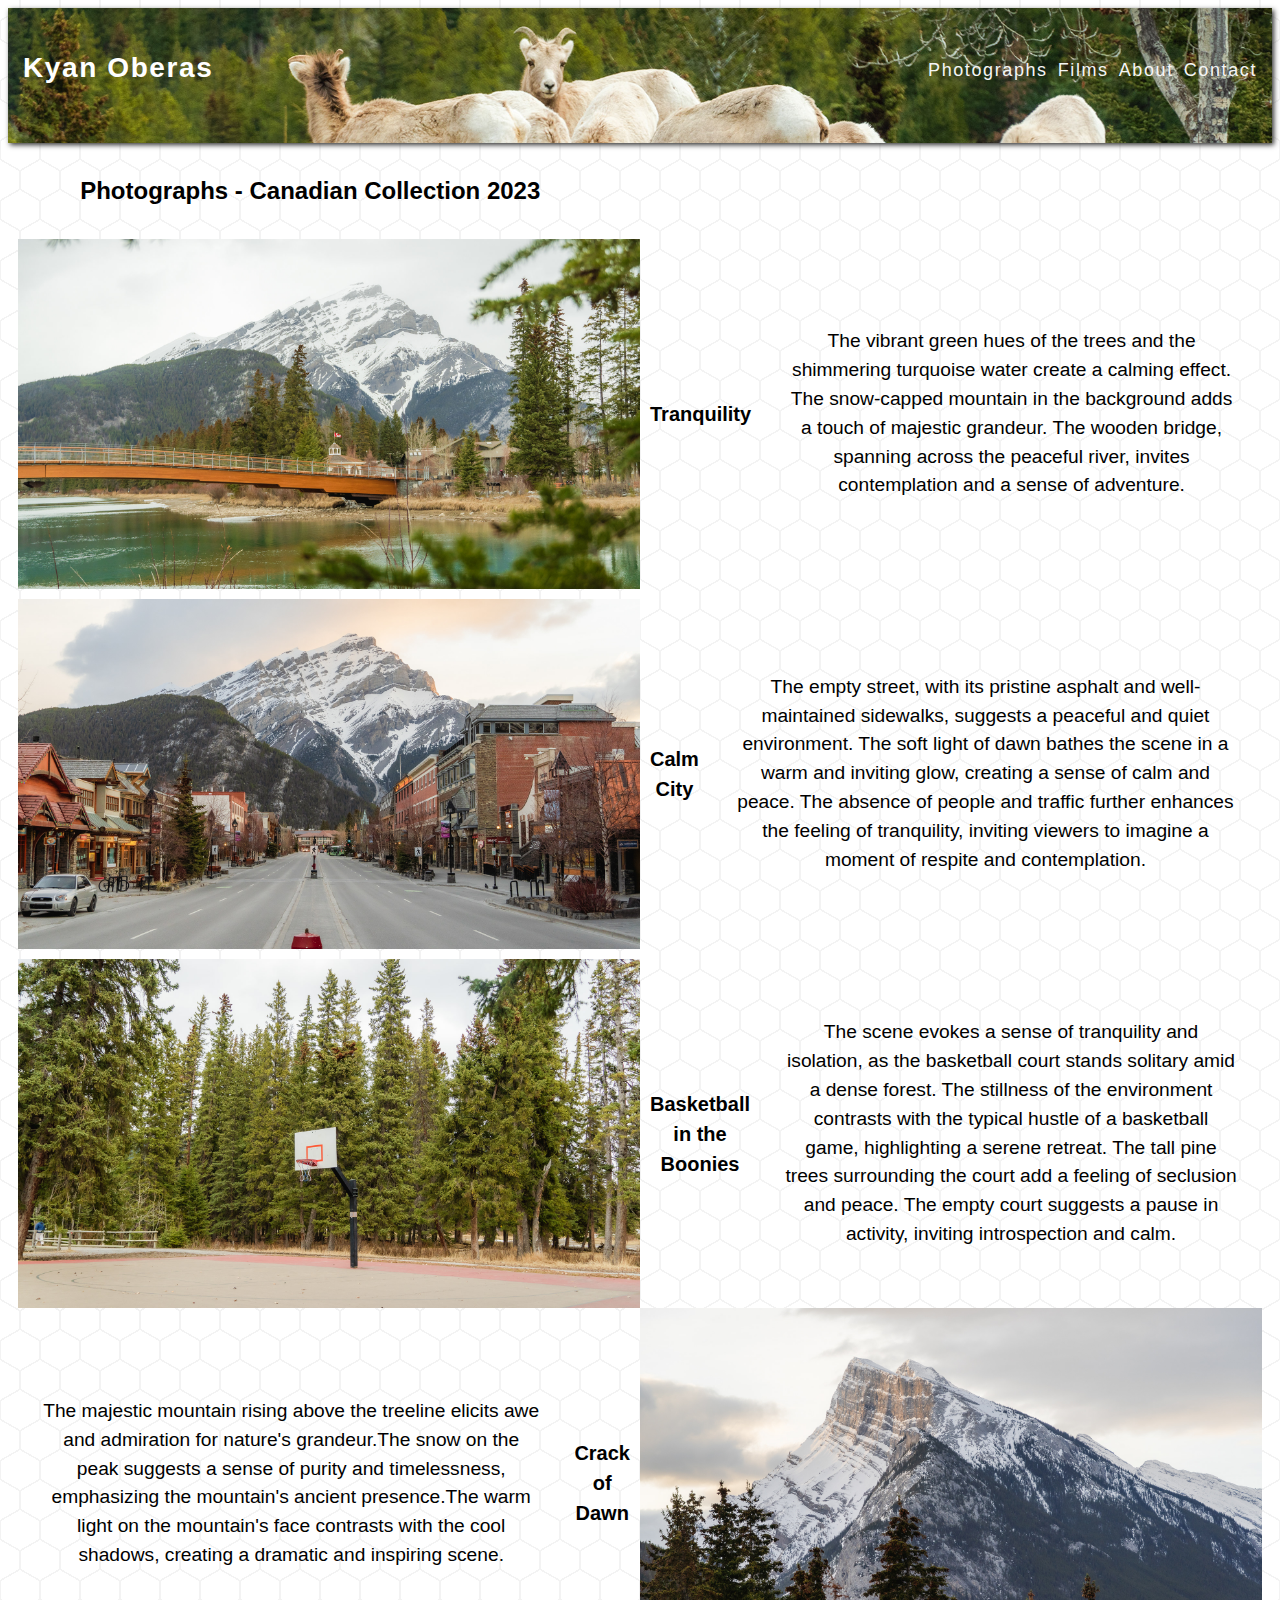
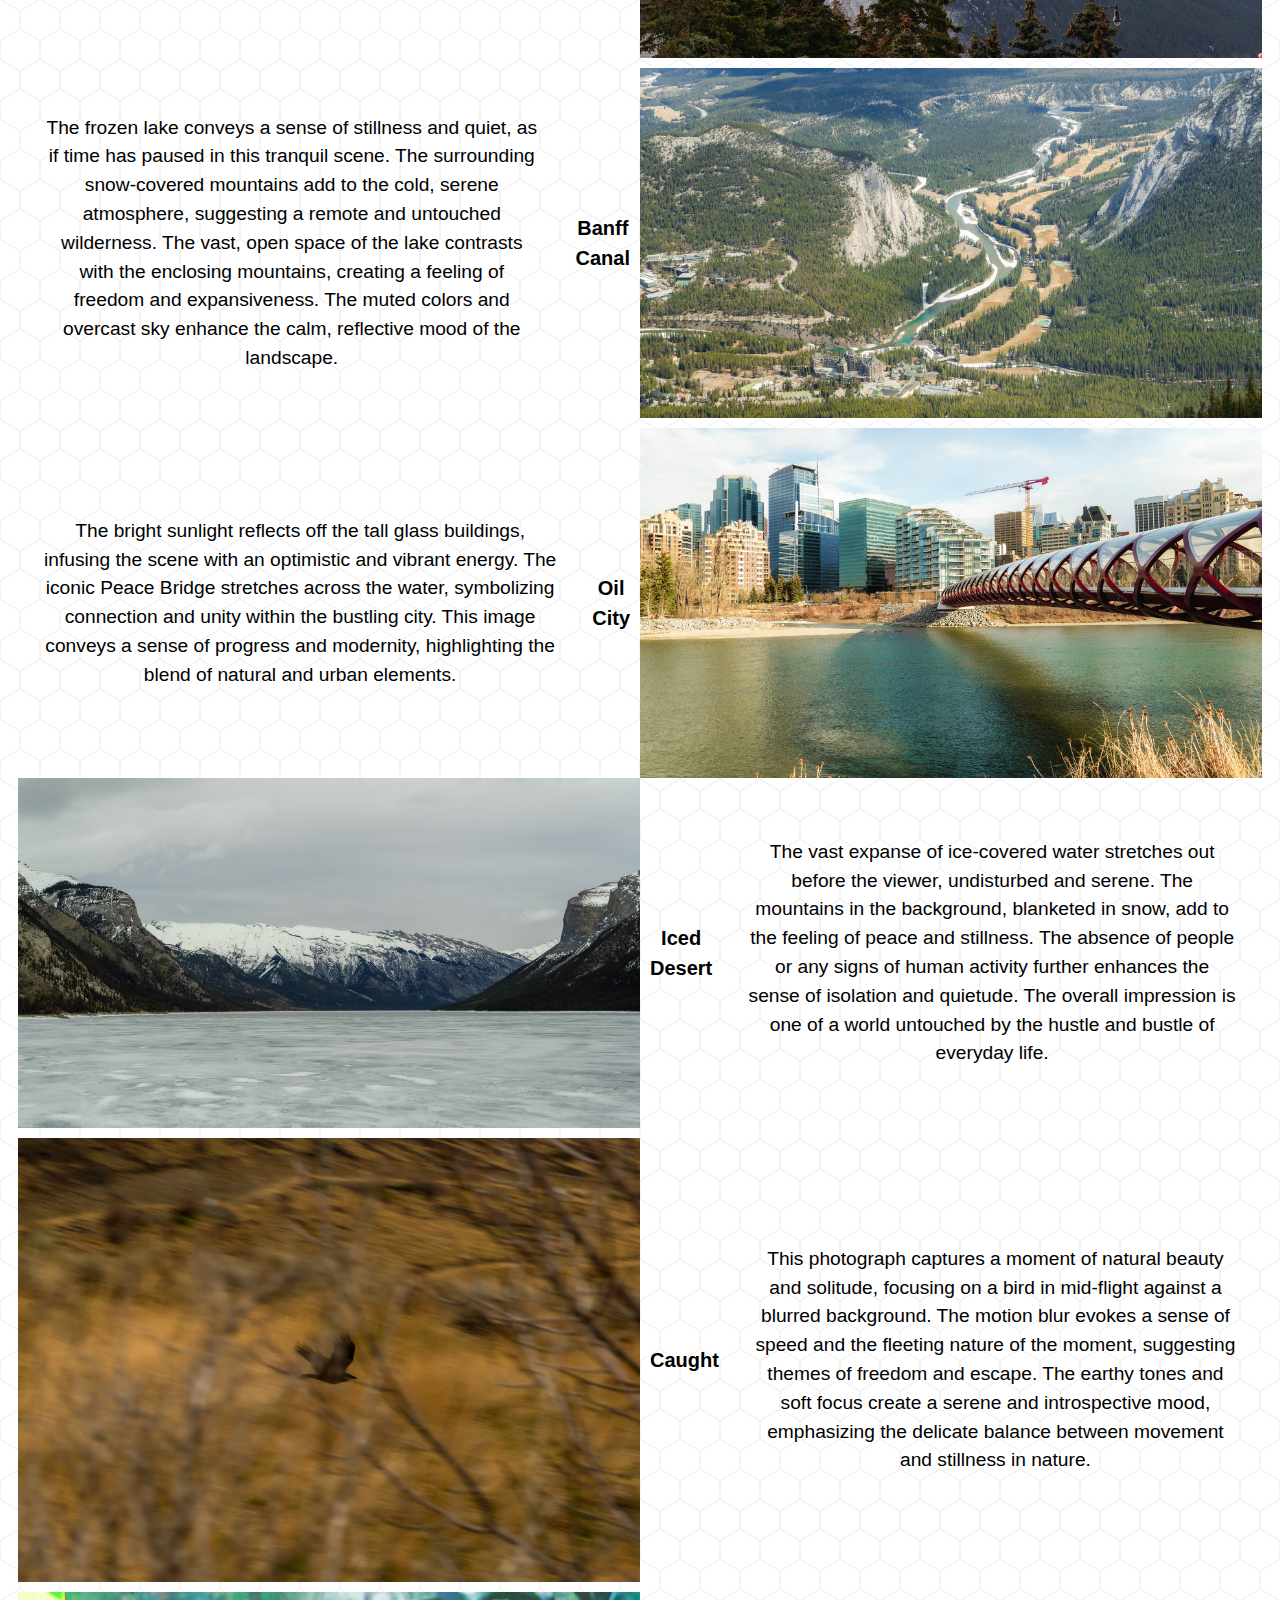
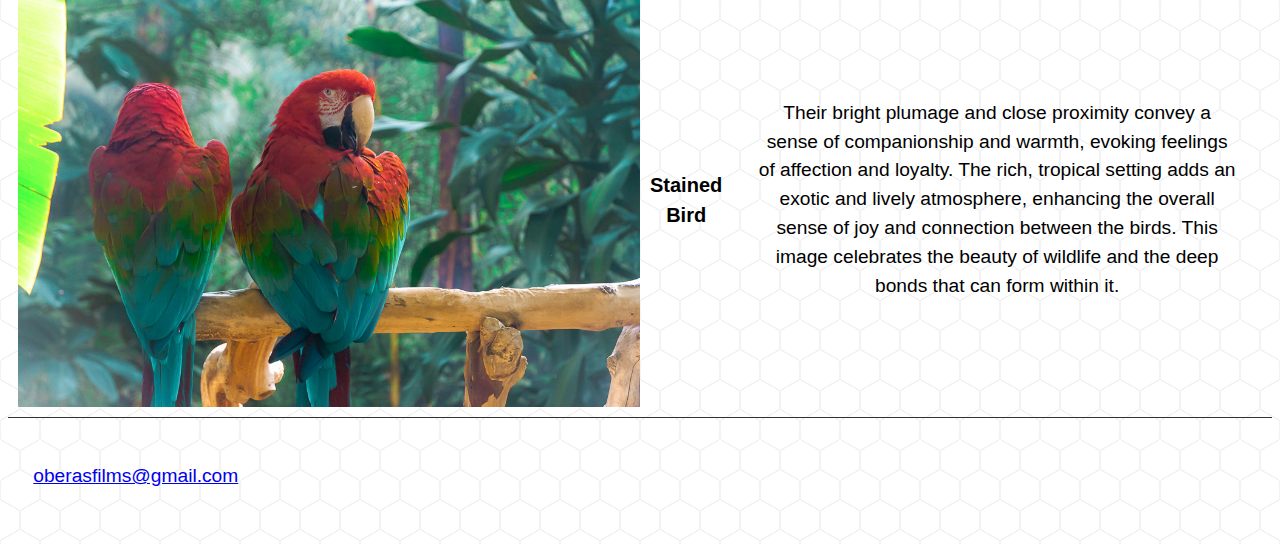
<file: index.html>
<!DOCTYPE html>
<html>

<head>
  <meta charset="utf-8">
  <meta name="viewport" content="width=device-width,initial-scale=1">
  <!--[if lt IE 9]>
        <script src="http://html5shiv.googlecode.com/svn/trunk/html5.js"></script>
        <![endif]-->
  <title>Kyan Oberas</title>
  <link rel="stylesheet" href="main.css">
</head>

<body>
  <header>
    <h1>Kyan Oberas</h1>
    <nav>
      <ul>
        <li><a href="index.html">Photographs</a></li>
        <li><a href="films.html">Films
          </a></li>
        <li><a href="about.html">About</a></li>
        <li><a href="contact.html">Contact
          </a></li>
      </ul>
    </nav>

  </header>

  <main>
    <div id="top">
      <h2>Photographs - Canadian Collection 2023</h2>
      <div id="one">
        <img src="images/1.jpg" alt="a mountain in Banff">
        <h1>Tranquility</h1>
        <p>The vibrant green hues of the trees and the shimmering turquoise water create a calming effect. The
          snow-capped mountain in the background adds a touch of majestic grandeur. The wooden bridge, spanning across
          the peaceful river, invites contemplation and a sense of adventure. </p>
      </div>
      <div id="two">
        <img src="images/2.jpg" alt="Banff strip">
        <h1>Calm City</h1>
        <p>The empty street, with its pristine asphalt and well-maintained sidewalks, suggests a peaceful and quiet
          environment. The soft light of dawn bathes the scene in a warm and inviting glow, creating a sense of calm and
          peace. The absence of people and traffic further enhances the feeling of tranquility, inviting viewers to
          imagine a moment of respite and contemplation.</p>
      </div>
      <div id="three">
        <img src="images/3.jpg" alt="basketball court">
        <h1>Basketball in the Boonies</h1>
        <p>The scene evokes a sense of tranquility and isolation, as the basketball court stands solitary amid a dense
          forest. The stillness of the environment contrasts with the typical hustle of a basketball game, highlighting
          a serene retreat. The tall pine trees surrounding the court add a feeling of seclusion and peace. The empty
          court suggests a pause in activity, inviting introspection and calm.
        </p>
      </div>
    </div>
    <div id="middle">
      <div id="four">
        <img src="images/4.jpg" alt="a mountain in Banff">
        <h1>Crack of Dawn</h1>
        <p>The majestic mountain rising above the treeline elicits awe and admiration for nature's grandeur.The snow on
          the peak suggests a sense of purity and timelessness, emphasizing the mountain's ancient presence.The warm
          light on the mountain's face contrasts with the cool shadows, creating a dramatic and inspiring scene.
        </p>
      </div>
      <div id="five">
        <img src="images/5.jpg" alt="Banff river from mountain view">
        <h1>Banff Canal</h1>
        <p>The frozen lake conveys a sense of stillness and quiet, as if time has paused in this tranquil scene. The
          surrounding snow-covered mountains add to the cold, serene atmosphere, suggesting a remote and untouched
          wilderness. The vast, open space of the lake contrasts with the enclosing mountains, creating a feeling of
          freedom and expansiveness. The muted colors and overcast sky enhance the calm, reflective mood of the
          landscape.
        </p>
      </div>
      <div id="six">
        <img src="images/6.jpg" alt="Calgary skyline">
        <h1>Oil City</h1>
        <p>The bright sunlight reflects off the tall glass buildings, infusing the scene with an optimistic and vibrant
          energy. The iconic Peace Bridge stretches across the water, symbolizing connection and unity within the
          bustling city. This image conveys a sense of progress and modernity, highlighting the blend of natural and
          urban elements.
        </p>
      </div>
    </div>
    <div id="end">

      <div id="seven">
        <img src="images/7.jpg" alt="frozen lake in Banff">
        <h1>Iced Desert</h1>
        <p>The vast expanse of ice-covered water stretches out before the viewer, undisturbed and serene. The mountains
          in the background, blanketed in snow, add to the feeling of peace and stillness. The absence of people or any
          signs of human activity further enhances the sense of isolation and quietude. The overall impression is one of
          a world untouched by the hustle and bustle of everyday life.
        </p>
      </div>
      <div id="eight">
        <img src="images/8.jpg" alt="bird flying in motion">
        <h1>Caught</h1>
        <p>This photograph captures a moment of natural beauty and solitude, focusing on a bird in mid-flight against a
          blurred background. The motion blur evokes a sense of speed and the fleeting nature of the moment, suggesting
          themes of freedom and escape. The earthy tones and soft focus create a serene and introspective mood,
          emphasizing the delicate balance between movement and stillness in nature.
        </p>
      </div>
      <div id="nine">
        <img src="images/9.jpg" alt="colorful parrot">
        <h1>Stained Bird</h1>
        <p>Their bright plumage and close proximity convey a sense of companionship and warmth, evoking feelings of
          affection and loyalty. The rich, tropical setting adds an exotic and lively atmosphere, enhancing the overall
          sense of joy and connection between the birds. This image celebrates the beauty of wildlife and the deep bonds
          that can form within it.
        </p>
      </div>
    </div>

  </main>
  <footer>
    <p id="leftfoot">
      <a href="mailto:oberasfilms@gmail.com">oberasfilms@gmail.com</a>
    </p>

  </footer>
</body>

</html>
</file>
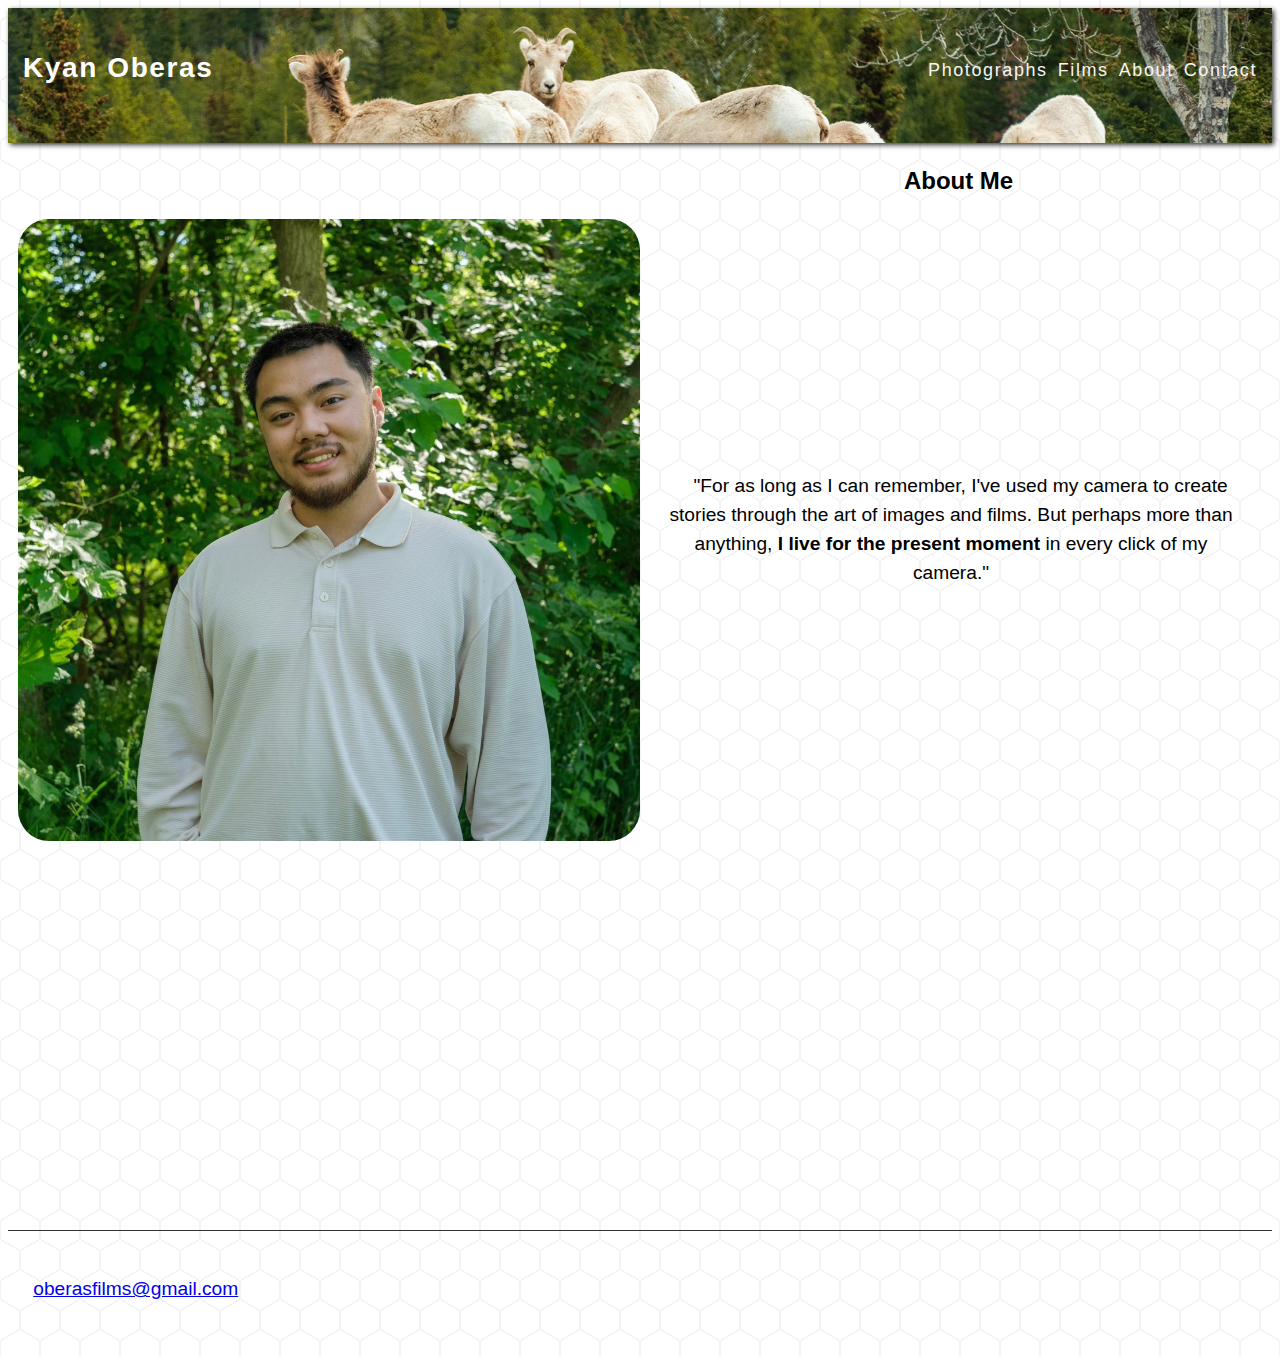
<file: about.html>
<!DOCTYPE html>
<html>

<head>
    <meta charset="utf-8">
    <meta name="viewport" content="width=device-width,initial-scale=1">
    <!--[if lt IE 9]>
        <script src="http://html5shiv.googlecode.com/svn/trunk/html5.js"></script>
        <![endif]-->
    <title>Kyan Oberas</title>
    <link rel="stylesheet" href="main.css">
</head>

<body>
    <header>
        <h1>Kyan Oberas</h1>
        <nav>
            <ul>
                <li><a href="index.html">Photographs</a></li>
                <li><a href="films.html">Films
                    </a></li>
                <li><a href="about.html">About</a></li>
                <li><a href="contact.html">Contact
                    </a></li>
            </ul>
        </nav>

    </header>

    <main id="aboutmain">
        <h2 id="h2about">About Me</h2>
        <div id="about">
            <img src="images/kyano.jpg" alt="a picture of the author, kyan">
            <p>&emsp;"For as long as I can remember, I've used my camera to create stories through the art of images and
                films. But perhaps more than anything, <b>I live for the present moment</b> in every click of my
                camera."
            </p>
        </div>
    </main>
    <footer id="footabout">
        <p>
            <a href="mailto:oberasfilms@gmail.com">oberasfilms@gmail.com</a>
        </p>

    </footer>
</body>

</html>
</file>
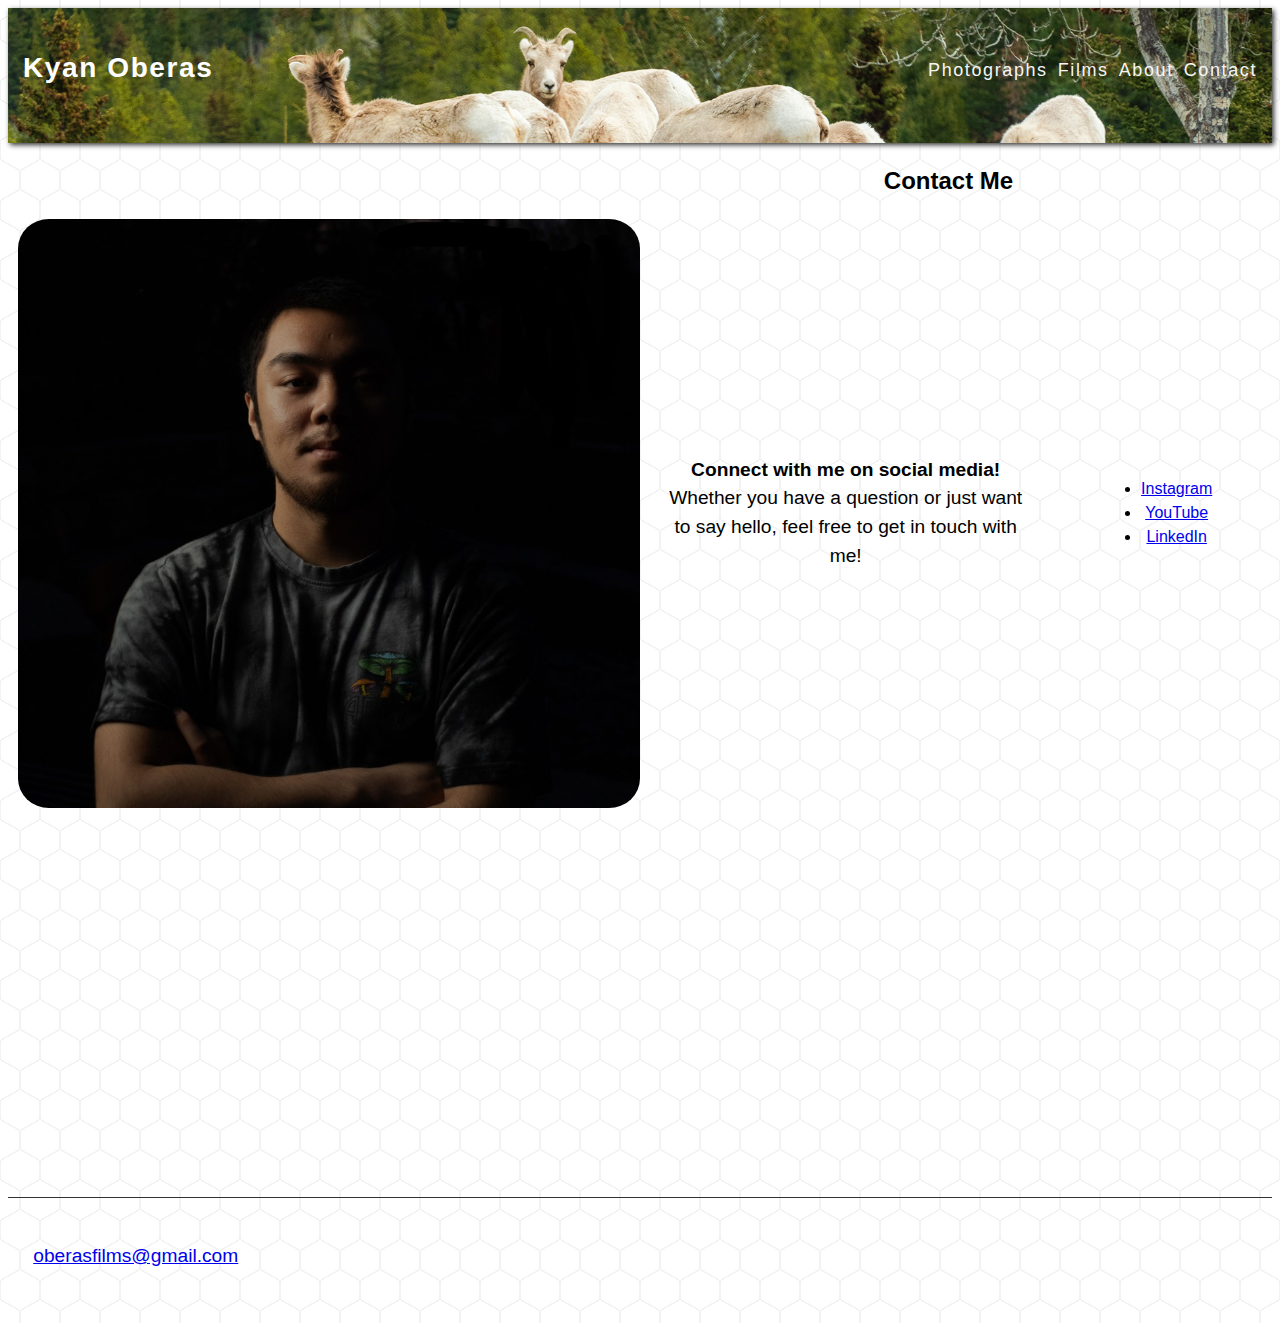
<file: contact.html>
<!DOCTYPE html>
<html>

<head>
  <meta charset="utf-8">
  <meta name="viewport" content="width=device-width,initial-scale=1">
  <!--[if lt IE 9]>
        <script src="http://html5shiv.googlecode.com/svn/trunk/html5.js"></script>
        <![endif]-->
  <title>Kyan Oberas</title>
  <link rel="stylesheet" href="main.css">
</head>

<body>
  <header>
    <h1>Kyan Oberas</h1>
    <nav>
      <ul>
        <li><a href="index.html">Photographs</a></li>
        <li><a href="films.html">Films
          </a></li>
        <li><a href="about.html">About</a></li>
        <li><a href="contact.html">Contact
          </a></li>
      </ul>
    </nav>
  </header>

  <main id="aboutmain">
    <h2 id="h2about">Contact Me</h2>
    <div id="about">
      <img src="images/me.jpg" alt="a picture of the author, kyan">
      <p><b>Connect with me on social media!</b><br> Whether you have a question or just want to say hello, feel free to
        get in touch with me!</p>
      <p>
      <nav>
        <ul>
          <li><a href="https://www.instagram.com/kyanoberas/.html">Instagram</a></li>
          <li><a href="https://www.youtube.com/channel/UCBi7mxUWeITCEC7kLM_ZTmQ">YouTube<a></li>
          <li><a href="https://www.linkedin.com/in/kyan-oberas/.html">LinkedIn</a></li>
        </ul>
      </nav>
      </p>
    </div>
  </main>
  <footer id="footabout">
    <p><a href="mailto:oberasfilms@gmail.com">oberasfilms@gmail.com</a></p>
  </footer>
</body>

</html>
</file>
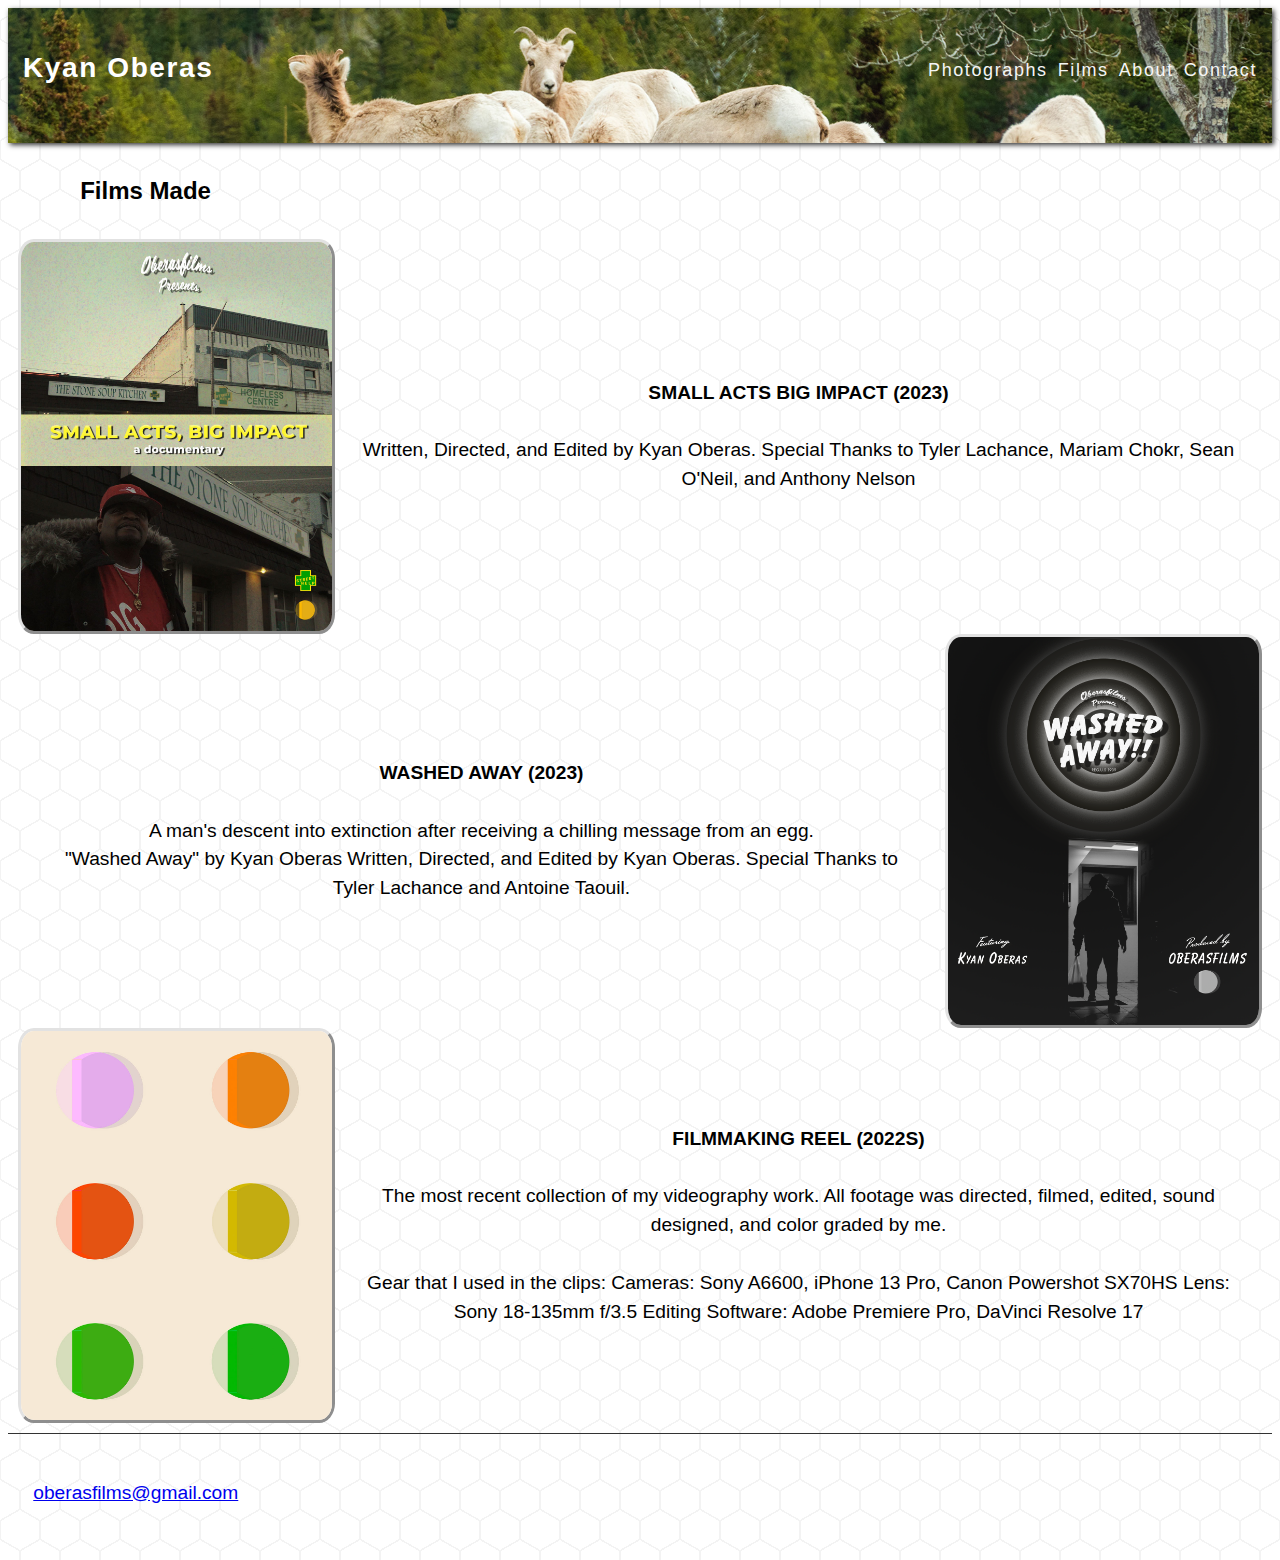
<file: films.html>
<!DOCTYPE html>
<html>

<head>
    <meta charset="utf-8">
    <meta name="viewport" content="width=device-width,initial-scale=1">
    <!--[if lt IE 9]>
<script src="http://html5shiv.googlecode.com/svn/trunk/html5.js"></script>
<![endif]-->
    <title>Kyan Oberas</title>
    <if lt IE 9>
        <script src="http://html5shiv.googlecode.com/svn/trunk/html5.js"></script>
        <endif>
</head>

<link rel="stylesheet" href="main.css">

<body>
    <header>
        <h1>Kyan Oberas</h1>
        <nav>
            <ul>
                <li><a href="index.html">Photographs</a></li>
                <li><a href="films.html">Films
                    </a></li>
                <li><a href="about.html">About</a></li>
                <li><a href="contact.html">Contact
                    </a></li>
            </ul>
        </nav>

    </header>

    <main>
        <div id="top">
            <h2>Films Made</h2>
            <div id="one">
                <img id="film" src="images/documentary.jpg" alt="poster of small acts big impact">
                <p><b>SMALL ACTS BIG IMPACT (2023)</b><br><br>
                    Written, Directed, and Edited by Kyan Oberas.
                    Special Thanks to Tyler Lachance, Mariam Chokr, Sean O'Neil, and Anthony Nelson
                </p>
            </div>
        </div>
        <div id="middle">
            <div id="four">
                <img id="film" src="images/washedaway.jpg" alt="poster of washed away">
                <p><b>WASHED AWAY (2023)</b><br><br>
                    A man's descent into extinction after receiving a chilling message from an egg.
                    <br>
                    "Washed Away" by Kyan Oberas
                    Written, Directed, and Edited by Kyan Oberas.

                    Special Thanks to Tyler Lachance and Antoine Taouil.
                </p>
            </div>
        </div>
        <div id="end">
            <div id="nine">
                <img id="film" src="images/reel.jpg" alt="6 variations of oberasfilms logo">
                <p><b>FILMMAKING REEL (2022S)</b><br><br>
                    The most recent collection of my videography work.
                    All footage was directed, filmed, edited, sound designed, and color graded by me.
                    <br><br>
                    Gear that I used in the clips:
                    Cameras: Sony A6600, iPhone 13 Pro, Canon Powershot SX70HS
                    Lens: Sony 18-135mm f/3.5
                    Editing Software: Adobe Premiere Pro, DaVinci Resolve 17
                </p>
            </div>
        </div>

    </main>
    <footer>
        <p id="leftfoot">
            <a href="mailto:oberasfilms@gmail.com">oberasfilms@gmail.com</a>
        </p>

    </footer>
</body>

</html>
</file>
<file: main.css>
img,
html {
  display: block;
  width: 100%;
  height: auto;
}

body {

  background:
      radial-gradient(circle farthest-side at 0% 50%,#ffffff 23.5%,#0000 0)21px 30px,
      radial-gradient(circle farthest-side at 0% 50%,#f3f3f3 24%,#0000 0)19px 30px,
      linear-gradient(#ffffff 14%,#0000 0, #0000 85%,#ffffff 0)0 0,
      linear-gradient(150deg,#ffffff 24%,#f3f3f3 0,#f3f3f3 26%,#0000 0,#0000 74%,#f3f3f3 0,#f3f3f3 76%,#ffffff 0)0 0,
      linear-gradient(30deg,#ffffff 24%,#f3f3f3 0,#f3f3f3 26%,#0000 0,#0000 74%,#f3f3f3 0,#f3f3f3 76%,#ffffff 0)0 0,
      linear-gradient(90deg,#f3f3f3 2%,#ffffff 0,#ffffff 98%,#f3f3f3 0%)0 0 #ffffff;
  background-size: 40px 60px;
  background-color: #e1e1e1;
  font: 1rem/1.5 Arial, sans-serif, times;

}

main {
  margin: 10px;

}

/*HEADER*/

header {
  /*Background*/
  background-image: url('images/goat.jpg');
  background-size: cover;
  background-position: center;
  box-shadow: 2px 2px 5px #333;
  display: flex;
  justify-content: space-between;
  position: relative;

  /*Text*/
  letter-spacing: 1.6px;
  font: 14px/1.5 Arial, sans-serif, times;
}

header h1 {
  padding-top: 20px;
  padding-bottom: 30px;
  padding-left: 15px;
  color: white;
}

h2 {
  display: flex;
  justify-content: center;
}

/*Navigation*/
header ul {
  list-style: none;
  padding: 0%;
  display: flex;
  justify-content: space-between;
}

header nav {
  /*cells*/
  display: flex;
  justify-content: space-between;
  padding-top: 30px;
  padding-bottom: 40px;
  padding-right: 10px;
}

header nav li {
  padding: 5px;
}

header nav a {
  text-decoration: none;
  font-size: 20px;
  color: whitesmoke;
  font: 18px/1.5 Arial, sans-serif, times;
}

/*BODY LAYOUT*/

#top h1,
#middle h1,
#end h1 {
  font-size: 20px;
}

#top,
#middle,
#end {
  display: flex;
  flex-direction: column;
  flex-wrap: wrap;
  gap: 10px;
}


/*BODY TEXT*/

h1,
p {
  padding-left: 10px;
  padding-right: 10px;
}

/*FOOTER*/
footer {
  display: flex;
  justify-content: space-between;
  border-top: 1px solid #333;

}

/*ABOUT ME*/
#footabout {
  border-top: 1px solid #333;
  display: flex;
  justify-content: space-between;
}

#aboutmain {
  padding-bottom: 30%;
}

/*FILMS*/

#film {
  border: #e2e2e2;
  border-radius: 5%;
  border-style: outset;
}

/*Medium Screens*/
@media screen and (min-width: 425px) {
  #top img,
  #middle img,
  #end img {
    width: 100%;
    height: auto;
  }
}

@media screen and (min-width: 768px) {
  #one,
  #two,
  #three,
  #four,
  #five,
  #six,
  #seven,
  #eight,
  #nine {
    display: flex;
    align-items: center;
    text-align: center;
  }

  #top img,
  #middle img,
  #end img {
    display: block;
    width: 50%;
    height: auto;
  }

  #four,
  #five,
  #six {
    display: flex;
    flex-direction: row-reverse;
  }

  #top h2 {
    display: flex;
    justify-content: flex-start;
    padding-left: 5%;
  }

  p {
    font-size: larger;
    padding: 2%;
  }

  /*ABOUT ME PAGE*/
  #about {
    display: flex;
    align-items: center;
    text-align: center;
  }

  #about img {
    width: 50%;
    height: auto;
    border-radius: 5%;
  }

  #h2about {
    display: flex;
    justify-content: flex-end;
    padding-right: 20%;
  }

  /*FILMS*/
  #film {
    max-width: 25%;
  }
}
</file>
